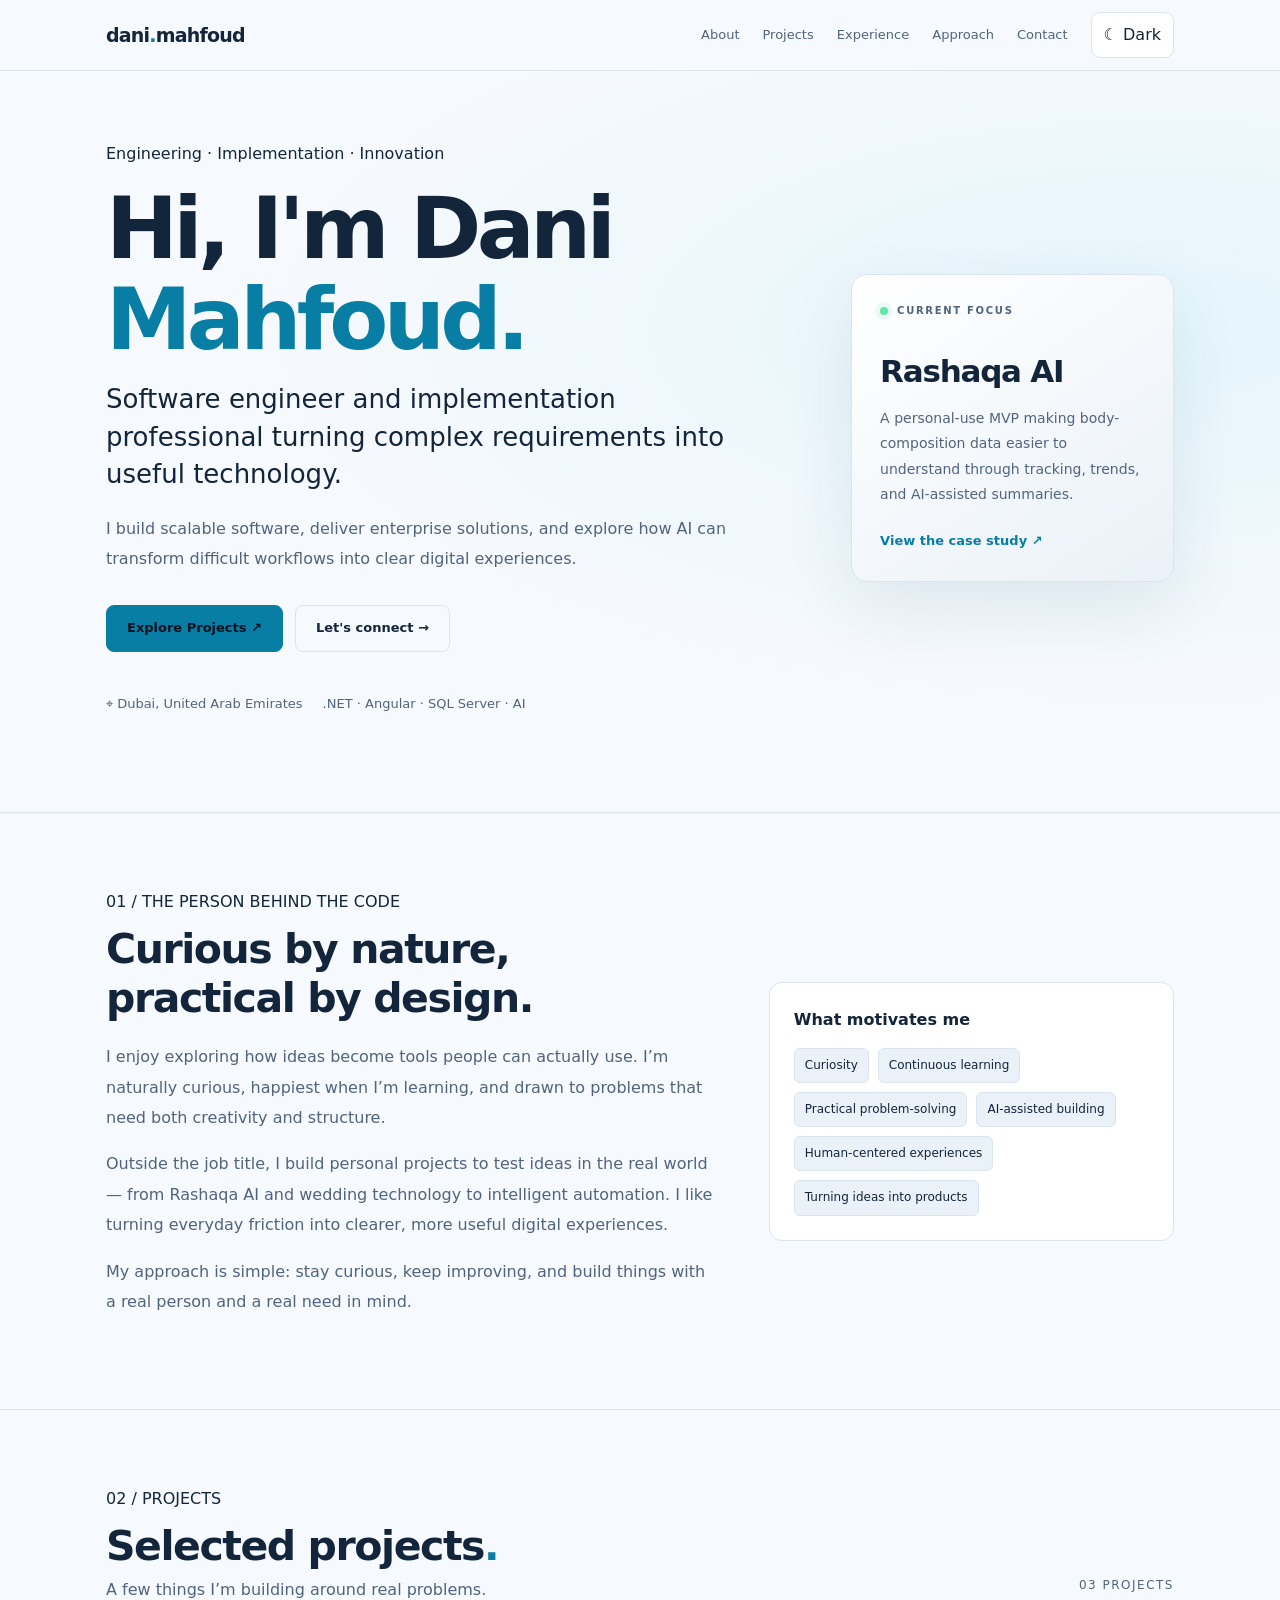
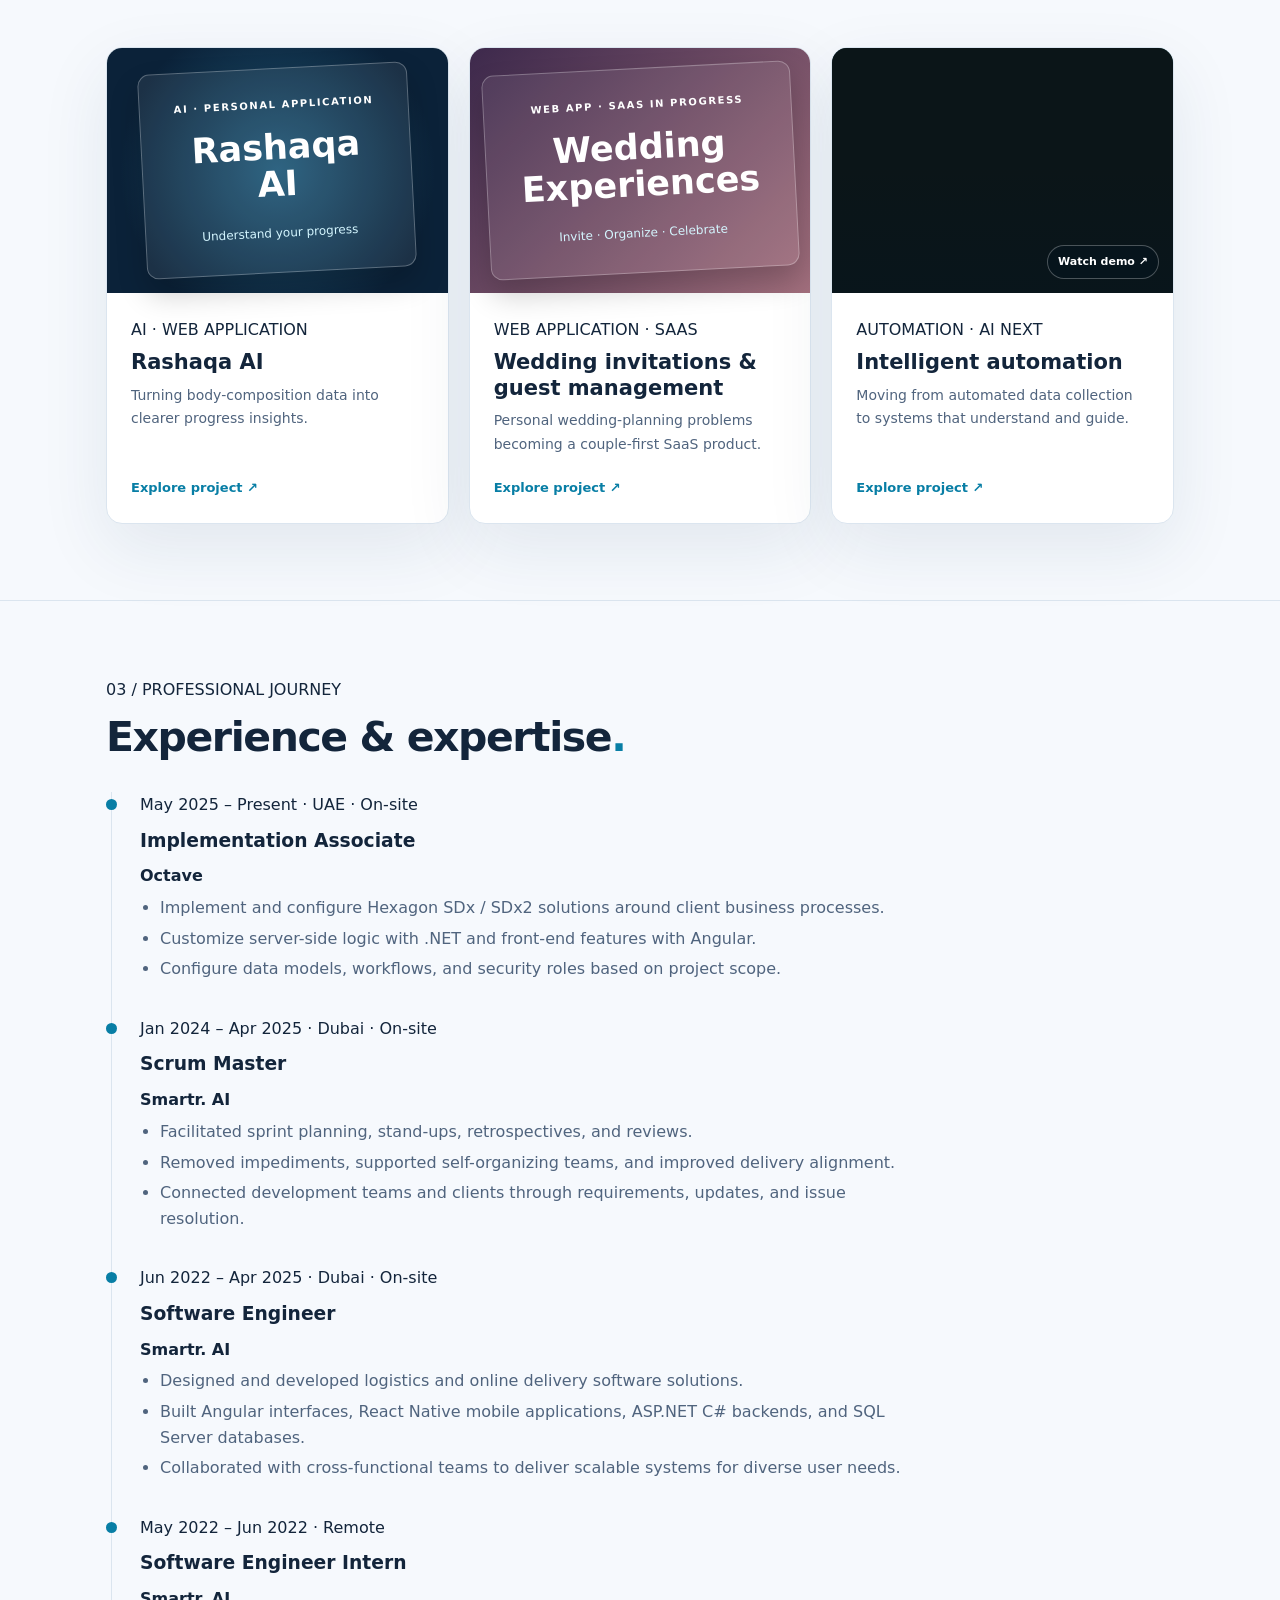
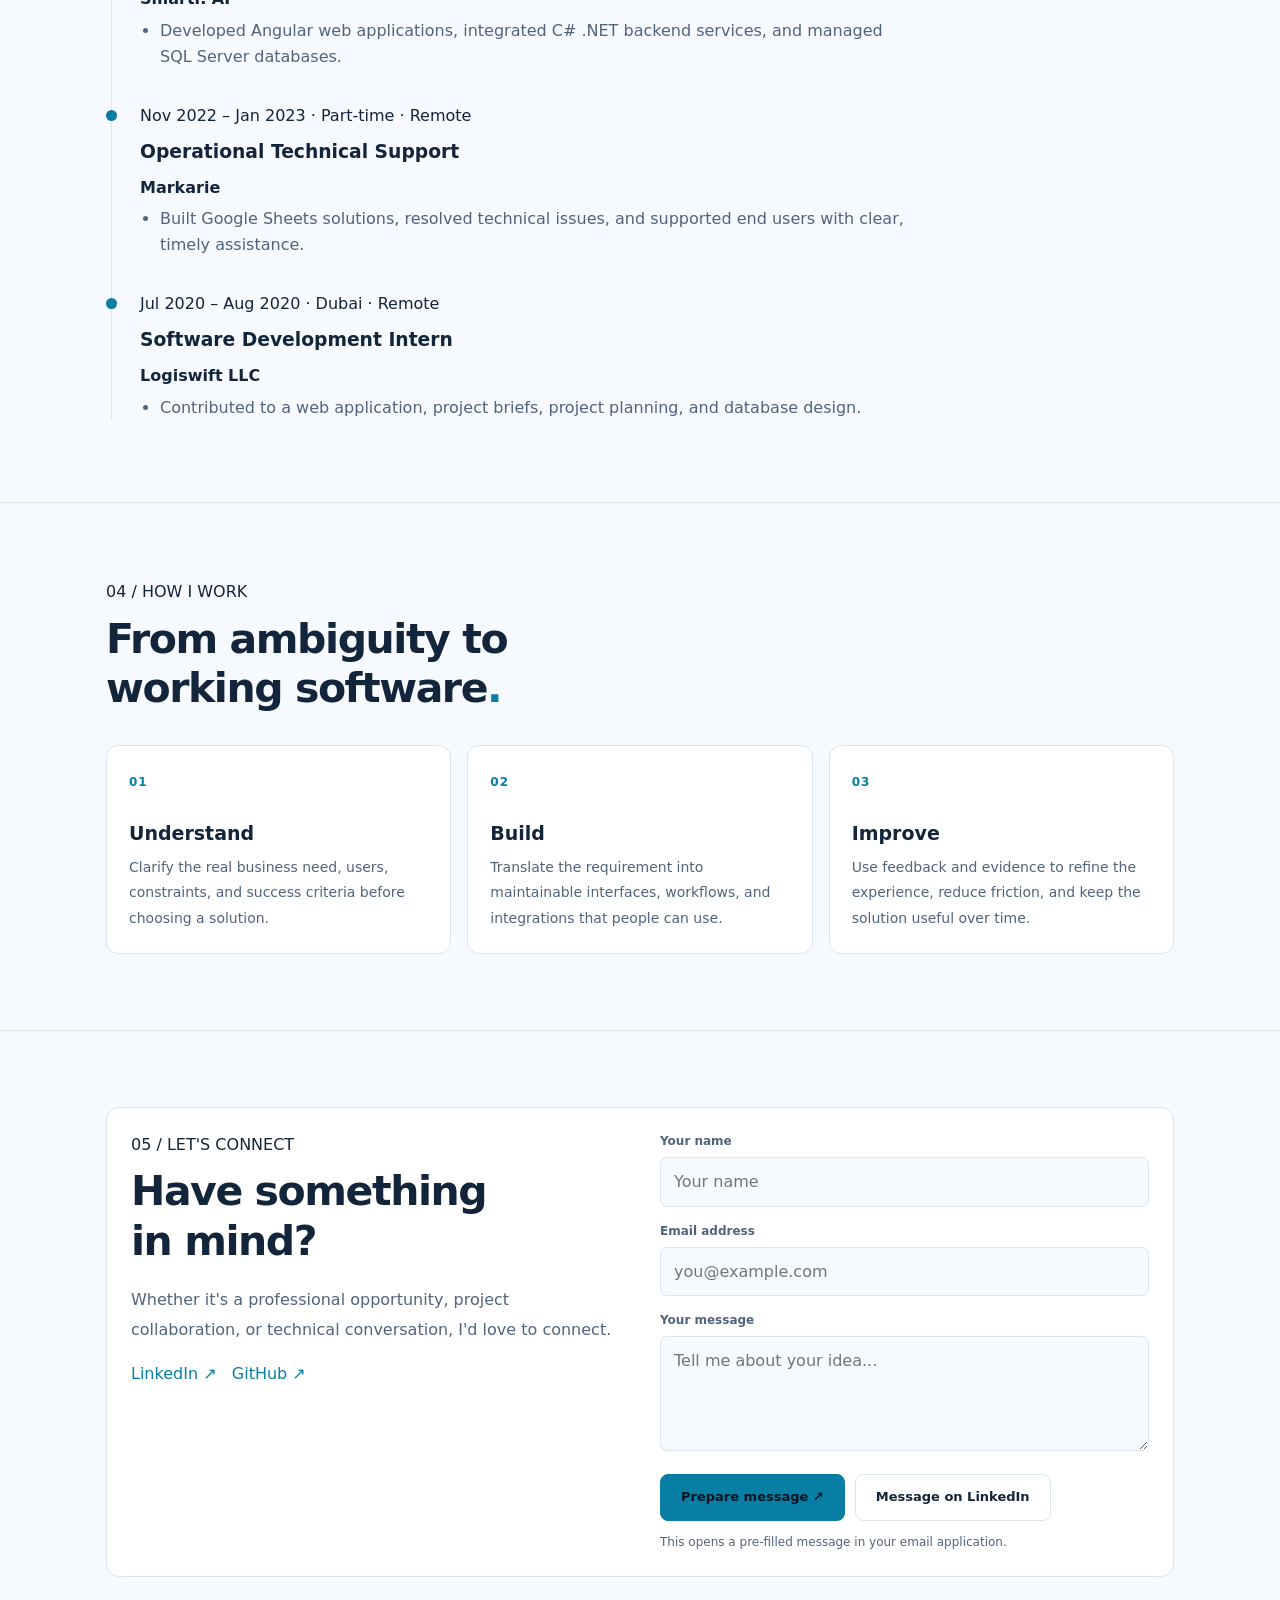
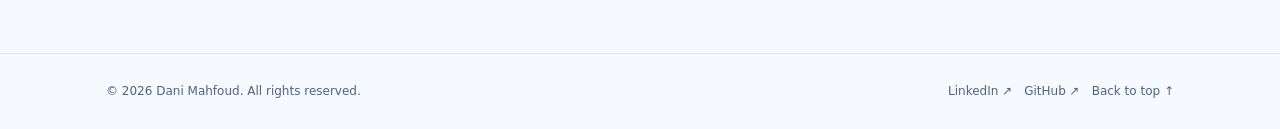
<file: index.html>
<!doctype html>
<html lang="en">

<head>
    <meta charset="utf-8">
    <meta name="viewport" content="width=device-width, initial-scale=1">
    <meta name="color-scheme" content="dark light">
    <meta name="google-site-verification" content="RhZ6rMk7GFmNjj58z3nUF7ODstC0UqXK0AdrLToVVW4">
    <meta name="theme-color" content="#080e1a">
    <title>Dani Mahfoud | Software Engineer, Implementation &amp; AI</title>
    <meta name="description"
        content="Dani Mahfoud is a software engineer and implementation professional building practical enterprise and AI-enabled digital experiences.">
    <meta name="robots" content="index,follow">
    <meta property="og:type" content="website">
    <meta property="og:site_name" content="Dani Mahfoud">
    <meta property="og:title" content="Dani Mahfoud | Software Engineer, Implementation &amp; AI">
    <meta property="og:description"
        content="Software engineering, enterprise implementation, and AI-enabled digital experiences by Dani Mahfoud.">
    <meta property="og:image" content="https://danimahfoud.github.io/assets/images/social-preview.svg">
    <meta name="twitter:card" content="summary_large_image">
    <link rel="canonical" href="https://danimahfoud.github.io/">
    <link rel="icon" href="./assets/images/dani-mahfoud.jpg" type="image/jpeg">
    <link rel="apple-touch-icon" href="./assets/images/dani-mahfoud.jpg">
    <link rel="stylesheet" href="./assets/css/style.css">
    <script
        type="application/ld+json">{"@context":"https://schema.org","@type":"Person","name":"Dani Mahfoud","image":"https://danimahfoud.github.io/assets/images/dani-mahfoud.jpg","jobTitle":["Software Engineer","Implementation Associate","Scrum Master"],"url":"https://danimahfoud.github.io/","sameAs":["https://www.linkedin.com/in/danimahfoud/","https://github.com/danimahfoud"],"address":{"@type":"PostalAddress","addressLocality":"Dubai","addressCountry":"AE"}}</script>
    <script type="application/ld+json">{"@context":"https://schema.org","@type":"WebSite","name":"Dani Mahfoud","alternateName":"Dani Mahfoud Portfolio","url":"https://danimahfoud.github.io/"}</script>
</head>

<body>
    <a class="skip" href="#main">Skip to content</a>
    <header class="site-header">
        <div class="container nav">
            <a class="logo" href="./index.html" aria-label="Dani Mahfoud home">dani<span>.</span>mahfoud</a>
            <button class="nav-toggle" data-menu-toggle aria-label="Open navigation" aria-expanded="false"
                aria-controls="site-links">☰ Menu</button>
            <nav class="nav-links" id="site-links" data-nav-links aria-label="Main navigation">
                <a href="#about">About</a>
                <a href="#projects">Projects</a>
                <a href="#experience">Experience</a>
                <a href="#approach">Approach</a>
                <a href="#contact">Contact</a>
                <button type="button" class="icon-button" data-theme-toggle>☼ Light</button>
            </nav>
        </div>
    </header>

    <main id="main">
        <section class="hero">
            <div class="container hero-grid">
                <div>
                    <div class="eyebrow">Engineering · Implementation · Innovation</div>
                    <h1>Hi, I'm Dani<br><span class="accent">Mahfoud.</span></h1>
                    <h2>Software engineer and implementation professional turning complex requirements into useful
                        technology.</h2>
                    <p>I build scalable software, deliver enterprise solutions, and explore how AI can transform
                        difficult workflows into clear digital experiences.</p>
                    <div class="actions">
                        <a class="btn" href="#projects">Explore Projects ↗</a>
                        <a class="btn btn-outline" href="#contact">Let's connect →</a>
                    </div>
                    <div class="hero-meta"><span>⌖ Dubai, United Arab Emirates</span><span>.NET · Angular · SQL Server ·
                            AI</span></div>
                </div>
                <aside class="hero-card" aria-label="Current focus">
                    <div class="status"><span class="status-dot"></span> Current focus</div>
                    <strong>Rashaqa AI</strong>
                    <p>A personal-use MVP making body-composition data easier to understand through tracking, trends,
                        and AI-assisted summaries.</p>
                    <a class="text-link" href="projects/rashaqa-ai/index.html">View the case study ↗</a>
                </aside>
            </div>
        </section>

        <section class="section" id="about">
            <div class="container about-grid">
                <div>
                    <div class="eyebrow">01 / THE PERSON BEHIND THE CODE</div>
                    <h2>Curious by nature,<br>practical by design.</h2>
                    <p class="copy">I enjoy exploring how ideas become tools people can actually use. I’m naturally
                        curious, happiest when I’m learning, and drawn to problems that need both creativity and
                        structure.</p>
                    <p class="copy">Outside the job title, I build personal projects to test ideas in the real world —
                        from Rashaqa AI and wedding technology to intelligent automation. I like turning everyday
                        friction into clearer, more useful digital experiences.</p>
                    <p class="copy">My approach is simple: stay curious, keep improving, and build things with a real
                        person and a real need in mind.</p>
                </div>
                <div class="panel">
                    <h3>What motivates me</h3>
                    <div class="tags"><span class="tag">Curiosity</span><span class="tag">Continuous
                            learning</span><span class="tag">Practical problem-solving</span><span
                            class="tag">AI-assisted building</span><span class="tag">Human-centered
                            experiences</span><span class="tag">Turning ideas into products</span></div>
                </div>
            </div>
        </section>

        <section class="section" id="projects">
            <div class="container">
                <div class="eyebrow">02 / PROJECTS</div>
                <div class="section-heading">
                    <div>
                        <h2>Selected projects<span class="accent">.</span></h2>
                        <p class="muted">A few things I’m building around real problems.</p>
                    </div><span class="project-index">03 PROJECTS</span>
                </div>
                <div class="projects-grid">
                    <article class="project-card">
                        <div class="project-visual rashaqa-visual">
                            <div class="illustration"><small>AI · PERSONAL
                                    APPLICATION</small><strong>Rashaqa<br>AI</strong><span>Understand your
                                    progress</span></div>
                        </div>
                        <div class="project-card-body">
                            <div class="eyebrow">AI · WEB APPLICATION</div>
                            <h3>Rashaqa AI</h3>
                            <p>Turning body-composition data into clearer progress insights.</p><a class="text-link"
                                href="projects/rashaqa-ai/index.html">Explore project ↗</a>
                        </div>
                    </article>
                    <article class="project-card">
                        <div class="project-visual wedding-visual">
                            <div class="illustration"><small>WEB APP · SAAS IN
                                    PROGRESS</small><strong>Wedding<br>Experiences</strong><span>Invite · Organize ·
                                    Celebrate</span></div>
                        </div>
                        <div class="project-card-body">
                            <div class="eyebrow">WEB APPLICATION · SAAS</div>
                            <h3>Wedding invitations &amp; guest management</h3>
                            <p>Personal wedding-planning problems becoming a couple-first SaaS product.</p><a
                                class="text-link" href="projects/wedding-platform/index.html">Explore project ↗</a>
                        </div>
                    </article>
                    <article class="project-card">
                        <div class="project-visual automation-visual">
                            <div class="automation-video"><iframe
                                    src="https://www.linkedin.com/embed/feed/update/urn:li:ugcPost:7453373273201053696?compact=1"
                                    title="Intelligent automation demo" loading="lazy" allowfullscreen></iframe></div>
                            <span class="video-label">Watch demo ↗</span>
                        </div>
                        <div class="project-card-body">
                            <div class="eyebrow">AUTOMATION · AI NEXT</div>
                            <h3>Intelligent automation</h3>
                            <p>Moving from automated data collection to systems that understand and guide.</p><a
                                class="text-link" href="projects/intelligent-automation/index.html">Explore project
                                ↗</a>
                        </div>
                    </article>
                </div>
            </div>
        </section>

        <section class="section" id="experience">
            <div class="container">
                <div class="eyebrow">03 / PROFESSIONAL JOURNEY</div>
                <h2>Experience &amp; expertise<span class="accent">.</span></h2>
                <div class="timeline" data-experience-list>
                    <div class="timeline-item">
                        <div class="eyebrow">May 2025 – Present · UAE · On-site</div>
                        <h3>Implementation Associate</h3><strong>Octave</strong>
                        <ul>
                            <li>Implement and configure Hexagon SDx / SDx2 solutions around client business processes.
                            </li>
                            <li>Customize server-side logic with .NET and front-end features with Angular.</li>
                            <li>Configure data models, workflows, and security roles based on project scope.</li>
                        </ul>
                    </div>
                    <div class="timeline-item">
                        <div class="eyebrow">Jan 2024 – Apr 2025 · Dubai · On-site</div>
                        <h3>Scrum Master</h3><strong>Smartr. AI</strong>
                        <ul>
                            <li>Facilitated sprint planning, stand-ups, retrospectives, and reviews.</li>
                            <li>Removed impediments, supported self-organizing teams, and improved delivery alignment.
                            </li>
                            <li>Connected development teams and clients through requirements, updates, and issue
                                resolution.</li>
                        </ul>
                    </div>
                    <div class="timeline-item">
                        <div class="eyebrow">Jun 2022 – Apr 2025 · Dubai · On-site</div>
                        <h3>Software Engineer</h3><strong>Smartr. AI</strong>
                        <ul>
                            <li>Designed and developed logistics and online delivery software solutions.</li>
                            <li>Built Angular interfaces, React Native mobile applications, ASP.NET C# backends, and SQL
                                Server databases.</li>
                            <li>Collaborated with cross-functional teams to deliver scalable systems for diverse user
                                needs.</li>
                        </ul>
                    </div>
                    <div class="timeline-item">
                        <div class="eyebrow">May 2022 – Jun 2022 · Remote</div>
                        <h3>Software Engineer Intern</h3><strong>Smartr. AI</strong>
                        <p>Developed Angular web applications, integrated C# .NET backend services, and managed SQL
                            Server databases.</p>
                    </div>
                    <div class="timeline-item">
                        <div class="eyebrow">Nov 2022 – Jan 2023 · Part-time · Remote</div>
                        <h3>Operational Technical Support</h3><strong>Markarie</strong>
                        <p>Built Google Sheets solutions, resolved technical issues, and supported end users with clear,
                            timely assistance.</p>
                    </div>
                    <div class="timeline-item">
                        <div class="eyebrow">Jul 2020 – Aug 2020 · Dubai · Remote</div>
                        <h3>Software Development Intern</h3><strong>Logiswift LLC</strong>
                        <p>Contributed to a web application, project briefs, project planning, and database design.</p>
                    </div>
                </div>
            </div>
        </section>

        <section class="section" id="approach">
            <div class="container">
                <div class="eyebrow">04 / HOW I WORK</div>
                <h2>From ambiguity to<br>working software<span class="accent">.</span></h2>
                <div class="approach-grid">
                    <article class="approach-card"><span class="approach-number">01</span>
                        <h3>Understand</h3>
                        <p>Clarify the real business need, users, constraints, and success criteria before choosing a
                            solution.</p>
                    </article>
                    <article class="approach-card"><span class="approach-number">02</span>
                        <h3>Build</h3>
                        <p>Translate the requirement into maintainable interfaces, workflows, and integrations that
                            people can use.</p>
                    </article>
                    <article class="approach-card"><span class="approach-number">03</span>
                        <h3>Improve</h3>
                        <p>Use feedback and evidence to refine the experience, reduce friction, and keep the solution
                            useful over time.</p>
                    </article>
                </div>
            </div>
        </section>

        <section class="section" id="contact">
            <div class="container">
                <div class="panel contact-grid">
                    <div>
                        <div class="eyebrow">05 / LET'S CONNECT</div>
                        <h2>Have something<br>in mind?</h2>
                        <p class="copy">Whether it's a professional opportunity, project collaboration, or technical
                            conversation, I'd love to connect.</p>
                        <p><a class="accent" href="https://www.linkedin.com/in/danimahfoud/" target="_blank"
                                rel="noopener noreferrer">LinkedIn ↗</a> &nbsp; <a class="accent"
                                href="https://github.com/danimahfoud" target="_blank" rel="noopener noreferrer">GitHub
                                ↗</a></p>
                    </div>
                    <form data-contact-form data-recipient="dani.mahfoud@hotmail.com" data-form-endpoint="">
                        <label class="field"><span>Your name</span><input name="name" autocomplete="name" required
                                maxlength="100" placeholder="Your name"></label>
                        <label class="field"><span>Email address</span><input name="email" type="email"
                                autocomplete="email" required maxlength="200" placeholder="you@example.com"></label>
                        <label class="field"><span>Your message</span><textarea name="message" required maxlength="3000"
                                placeholder="Tell me about your idea..."></textarea></label>
                        <label class="hp-field" aria-hidden="true">Leave this field empty<input name="website"
                                tabindex="-1" autocomplete="off"></label>
                        <div class="form-actions"><button class="btn" type="submit">Prepare message ↗</button><a
                                class="btn btn-outline" href="https://www.linkedin.com/in/danimahfoud/" target="_blank"
                                rel="noopener noreferrer">Message on LinkedIn</a></div>
                        <p class="form-note" data-form-note>This opens a pre-filled message in your
                            email application.</p>
                    </form>
                </div>
            </div>
        </section>
    </main>

    <footer class="footer">
        <div class="container footer-inner"><span>© <span id="year"></span> Dani Mahfoud. All rights reserved.</span>
            <div><a href="https://www.linkedin.com/in/danimahfoud/" target="_blank" rel="noopener noreferrer">LinkedIn
                    ↗</a><a href="https://github.com/danimahfoud" target="_blank" rel="noopener noreferrer">GitHub
                    ↗</a><a href="#main">Back to top ↑</a></div>
        </div>
    </footer>
    <script src="./assets/js/main.js" defer></script>
</body>

</html>
</file>
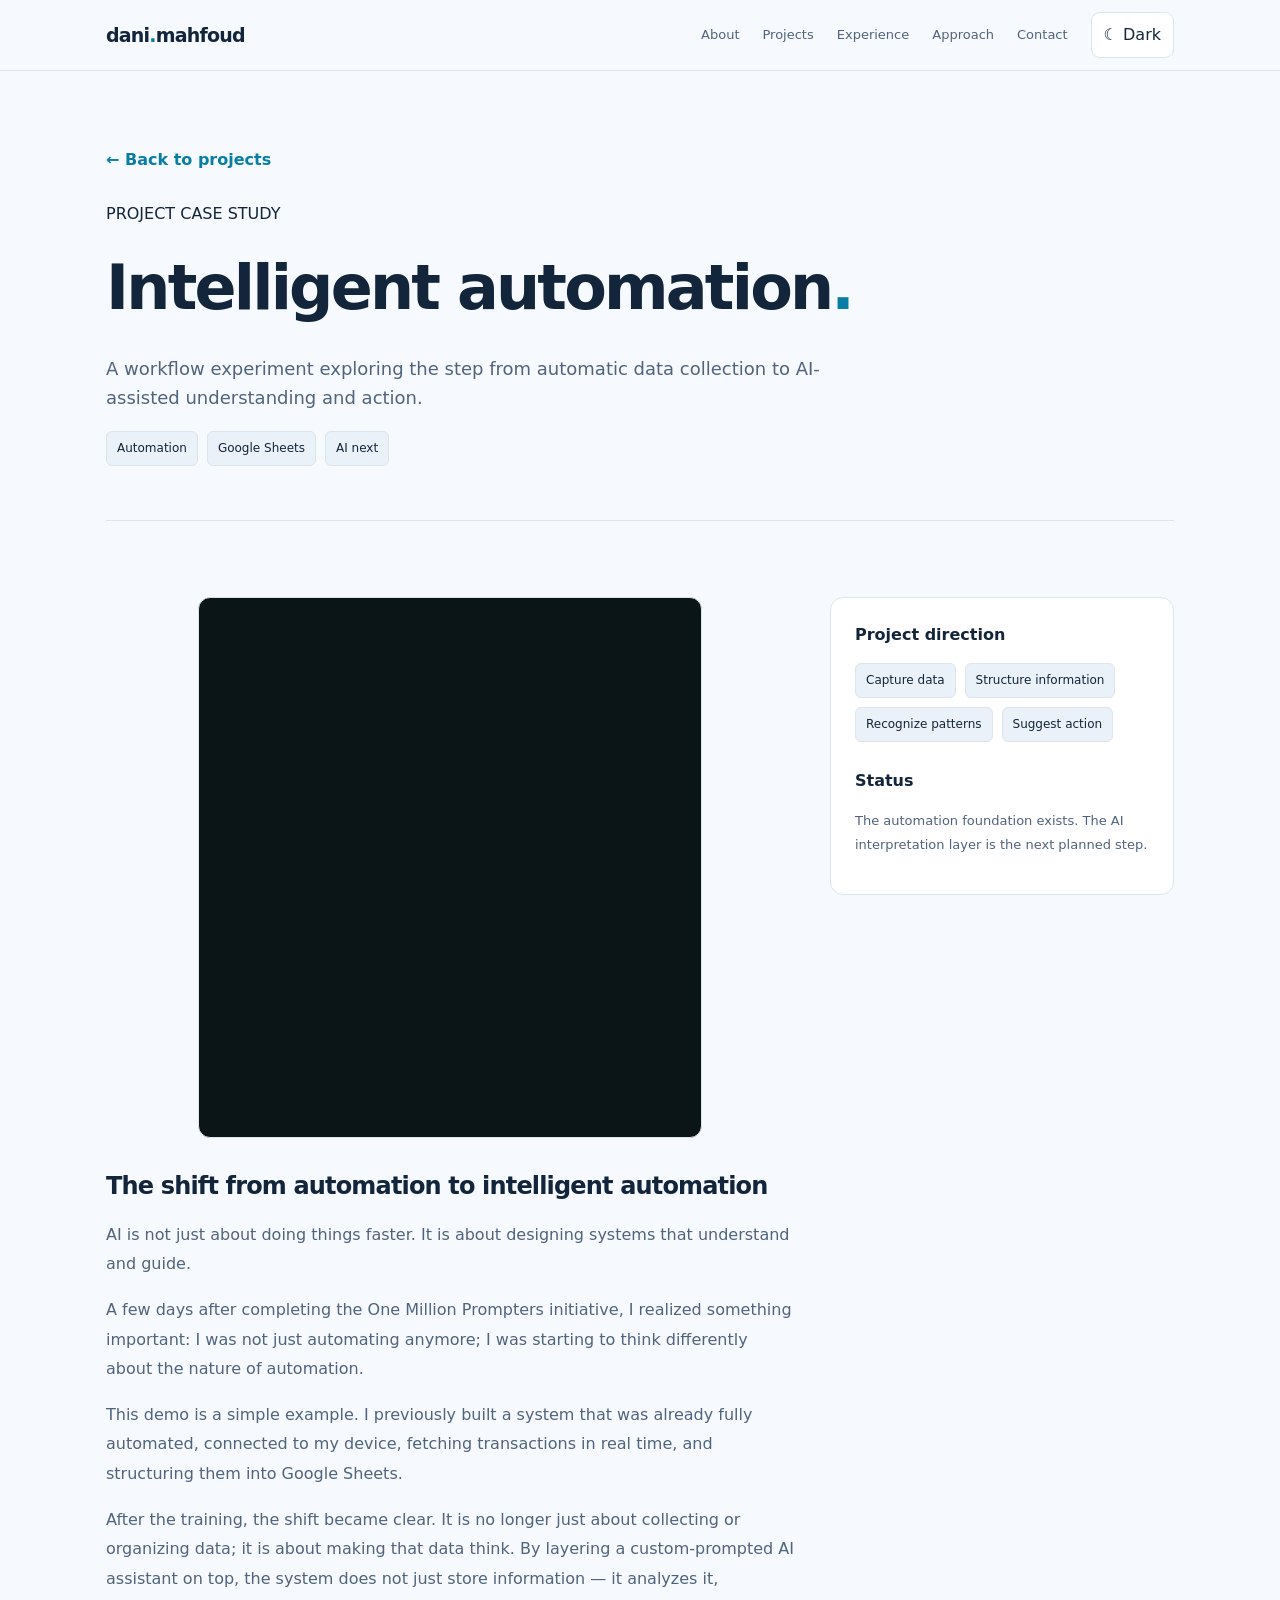
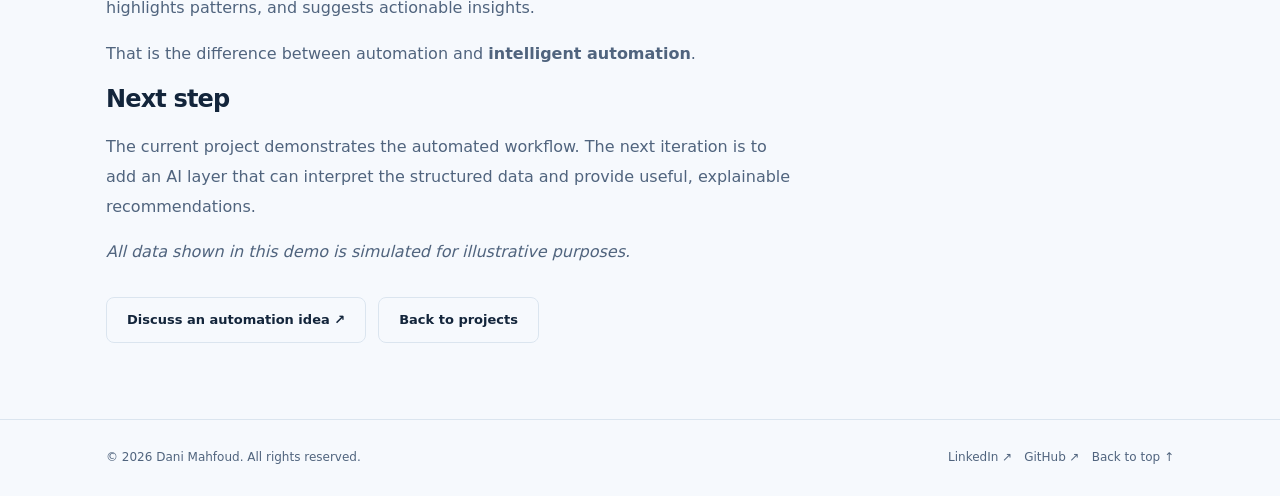
<file: projects/intelligent-automation/index.html>
<!doctype html>
<html lang="en">
<head>
  <meta charset="utf-8">
  <meta name="viewport" content="width=device-width, initial-scale=1">
  <meta name="color-scheme" content="dark light">
  <meta name="theme-color" content="#080e1a">
  <title>Intelligent Automation | Dani Mahfoud</title>
  <meta name="description" content="A workflow experiment moving from automated transaction collection to AI-assisted pattern recognition and actionable insights.">
  <meta name="robots" content="index,follow">
  <meta property="og:type" content="article">
  <meta property="og:title" content="Intelligent Automation | Dani Mahfoud">
  <meta property="og:description" content="From automated data collection to AI-assisted understanding and action.">
  <link rel="icon" href="../../favicon.svg" type="image/svg+xml">
  <link rel="stylesheet" href="../../assets/css/style.css">
</head>
<body>
  <a class="skip" href="#main">Skip to content</a>
  <header class="site-header"><div class="container nav"><a class="logo" href="../../index.html" aria-label="Dani Mahfoud home">dani<span>.</span>mahfoud</a><button class="nav-toggle" data-menu-toggle aria-label="Open navigation" aria-expanded="false" aria-controls="site-links">☰ Menu</button><nav class="nav-links" id="site-links" data-nav-links aria-label="Main navigation"><a href="../../index.html#about">About</a><a href="../../index.html#projects">Projects</a><a href="../../index.html#experience">Experience</a><a href="../../index.html#approach">Approach</a><a href="../../index.html#contact">Contact</a><button type="button" class="icon-button" data-theme-toggle>☼ Light</button></nav></div></header>
  <main id="main"><div class="container"><div class="detail-header"><a class="back" href="../../index.html#projects">← Back to projects</a><div class="eyebrow" style="margin-top:28px">PROJECT CASE STUDY</div><h1>Intelligent automation<span class="accent">.</span></h1><p class="muted">A workflow experiment exploring the step from automatic data collection to AI-assisted understanding and action.</p><div class="tags"><span class="tag">Automation</span><span class="tag">Google Sheets</span><span class="tag">AI next</span></div></div><div class="divider"></div><section class="section" style="border-top:0"><div class="detail-grid"><article><div class="automation-feature-video"><iframe src="https://www.linkedin.com/embed/feed/update/urn:li:ugcPost:7453373273201053696?collapsed=1" height="541" width="504" frameborder="0" allowfullscreen title="Intelligent automation demo"></iframe></div><h2>The shift from automation to intelligent automation</h2><p>AI is not just about doing things faster. It is about designing systems that understand and guide.</p><p>A few days after completing the One Million Prompters initiative, I realized something important: I was not just automating anymore; I was starting to think differently about the nature of automation.</p><p>This demo is a simple example. I previously built a system that was already fully automated, connected to my device, fetching transactions in real time, and structuring them into Google Sheets.</p><p>After the training, the shift became clear. It is no longer just about collecting or organizing data; it is about making that data think. By layering a custom-prompted AI assistant on top, the system does not just store information — it analyzes it, highlights patterns, and suggests actionable insights.</p><p>That is the difference between automation and <strong>intelligent automation</strong>.</p><h2>Next step</h2><p>The current project demonstrates the automated workflow. The next iteration is to add an AI layer that can interpret the structured data and provide useful, explainable recommendations.</p><p class="muted"><em>All data shown in this demo is simulated for illustrative purposes.</em></p><div class="actions"><a class="btn btn-outline" href="../../index.html#contact">Discuss an automation idea ↗</a><a class="btn btn-outline" href="../../index.html#projects">Back to projects</a></div></article><aside class="panel"><h3>Project direction</h3><div class="tags"><span class="tag">Capture data</span><span class="tag">Structure information</span><span class="tag">Recognize patterns</span><span class="tag">Suggest action</span></div><h3 class="detail-aside-heading">Status</h3><p class="copy" style="font-size:13px">The automation foundation exists. The AI interpretation layer is the next planned step.</p></aside></div></section></div></main>
  <footer class="footer"><div class="container footer-inner"><span>© <span id="year"></span> Dani Mahfoud. All rights reserved.</span><div><a href="https://www.linkedin.com/in/danimahfoud/" target="_blank" rel="noopener noreferrer">LinkedIn ↗</a><a href="https://github.com/danimahfoud" target="_blank" rel="noopener noreferrer">GitHub ↗</a><a href="#main">Back to top ↑</a></div></div></footer>
  <script src="../../assets/js/main.js" defer></script>
</body>
</html>
</file>
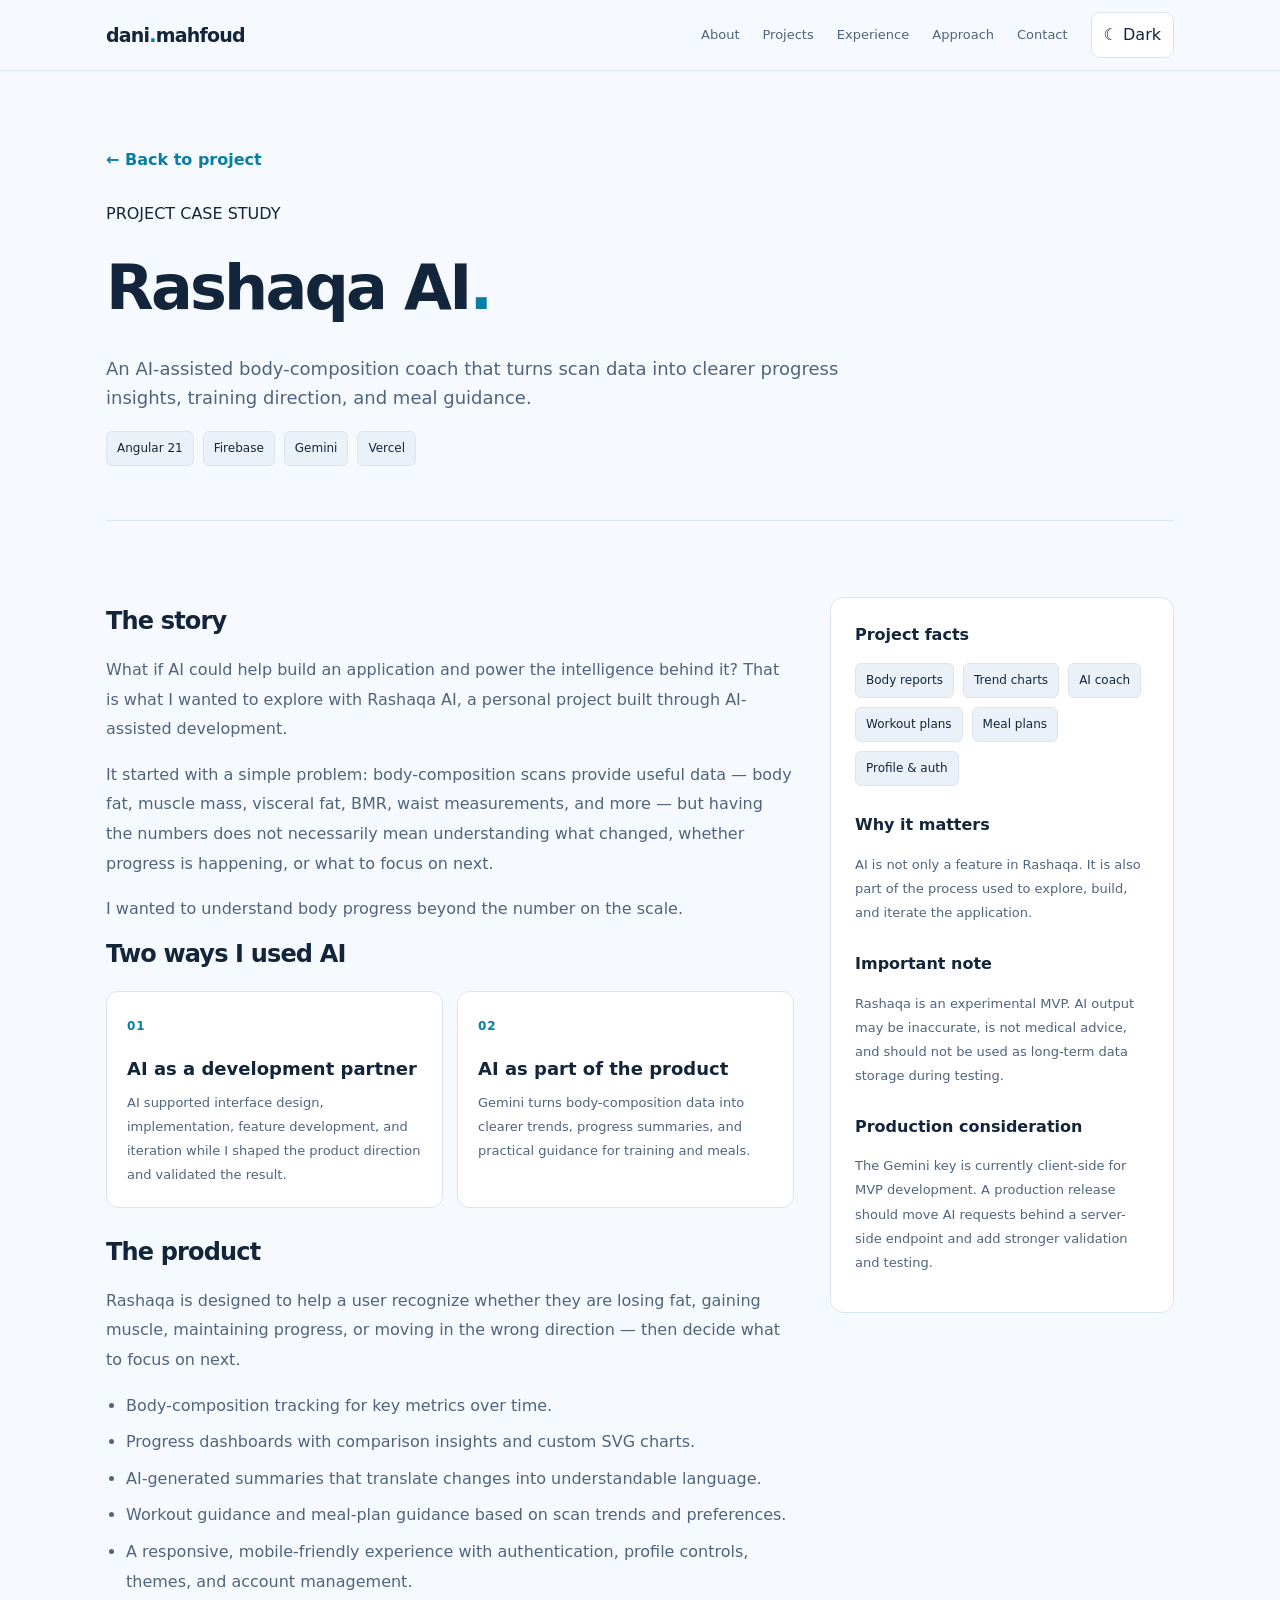
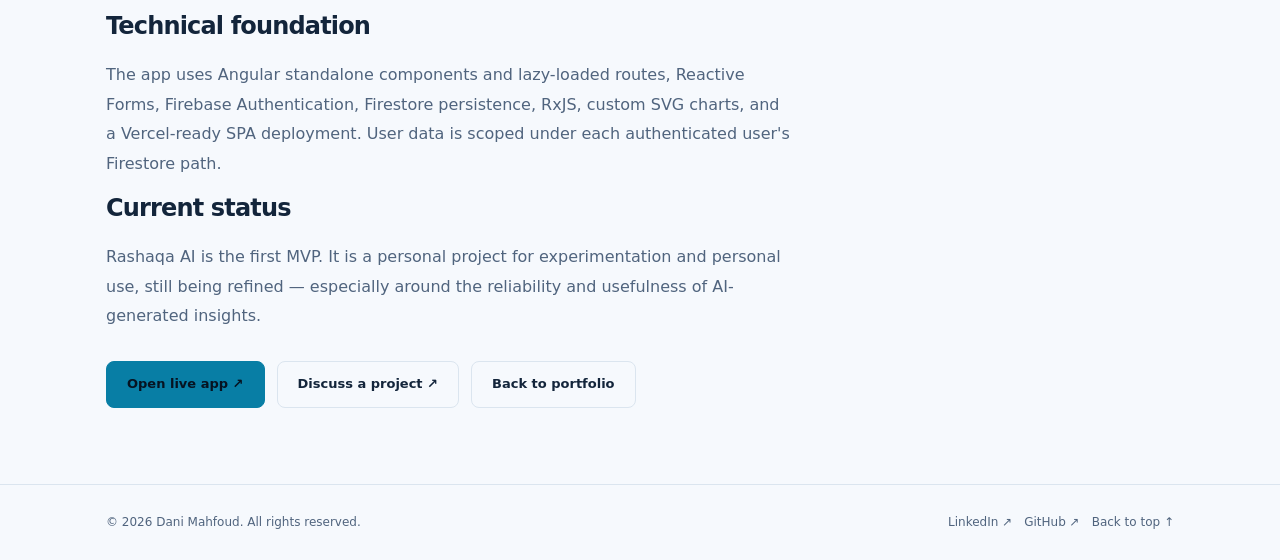
<file: projects/rashaqa-ai/index.html>
<!doctype html>
<html lang="en">

<head>
    <meta charset="utf-8">
    <meta name="viewport" content="width=device-width, initial-scale=1">
    <meta name="color-scheme" content="dark light">
    <meta name="theme-color" content="#080e1a">
    <title>Rashaqa AI | Dani Mahfoud Projects</title>
    <meta name="description"
        content="Rashaqa AI is an AI-assisted body-composition coach built with Angular, Firebase, and Gemini to make progress easier to understand.">
    <meta name="robots" content="index,follow">
    <meta property="og:type" content="article">
    <meta property="og:title" content="Rashaqa AI | Dani Mahfoud Projects">
    <meta property="og:description"
        content="A personal project exploring AI-assisted development and AI-powered body-composition coaching.">
    <meta property="og:image" content="https://rashaqa-ai-nine.vercel.app/assets/rashaqa-login-hero.jpeg">
    <meta name="twitter:card" content="summary_large_image">
    <meta name="twitter:image" content="https://rashaqa-ai-nine.vercel.app/assets/rashaqa-login-hero.jpeg">
    <link rel="icon" href="../../favicon.svg" type="image/svg+xml">
    <link rel="stylesheet" href="../../assets/css/style.css">
    <!-- Replace the portfolio URL below with the production portfolio domain before launch. -->
    <script
        type="application/ld+json">{"@context":"https://schema.org","@type":"CreativeWork","name":"Rashaqa AI","creator":{"@type":"Person","name":"Dani Mahfoud"},"description":"An AI-assisted body-composition coach built with Angular, Firebase, and Gemini to make progress easier to understand.","url":"https://rashaqa-ai-nine.vercel.app/"}</script>
</head>

<body>
    <a class="skip" href="#main">Skip to content</a>
    <header class="site-header">
        <div class="container nav"><a class="logo" href="../../index.html"
                aria-label="Dani Mahfoud home">dani<span>.</span>mahfoud</a><button class="nav-toggle" data-menu-toggle
                aria-label="Open navigation" aria-expanded="false" aria-controls="site-links">☰ Menu</button>
            <nav class="nav-links" id="site-links" data-nav-links aria-label="Main navigation"><a
                    href="../../index.html#about">About</a><a href="../../index.html#projects">Projects</a><a
                    href="../../index.html#experience">Experience</a><a href="../../index.html#approach">Approach</a><a
                    href="../../index.html#contact">Contact</a><button type="button" class="icon-button"
                    data-theme-toggle>☼ Light</button></nav>
        </div>
    </header>
    <main id="main">
        <div class="container">
            <div class="detail-header"><a class="back" href="../../index.html#projects">← Back to project</a>
                <div class="eyebrow" style="margin-top:28px">PROJECT CASE STUDY</div>
                <h1>Rashaqa AI<span class="accent">.</span></h1>
                <p class="muted">An AI-assisted body-composition coach that turns scan data into clearer progress
                    insights, training direction, and meal guidance.</p>
                <div class="tags"><span class="tag">Angular 21</span><span class="tag">Firebase</span><span
                        class="tag">Gemini</span><span class="tag">Vercel</span></div>
            </div>
            <div class="divider"></div>
            <section class="section" style="border-top:0">
                <div class="detail-grid">
                    <article>
                        <h2>The story</h2>
                        <p>What if AI could help build an application and power the intelligence behind it? That is what
                            I wanted to explore with Rashaqa AI, a personal project built through AI-assisted
                            development.</p>
                        <p>It started with a simple problem: body-composition scans provide useful data — body fat,
                            muscle mass, visceral fat, BMR, waist measurements, and more — but having the numbers does
                            not necessarily mean understanding what changed, whether progress is happening, or what to
                            focus on next.</p>
                        <p>I wanted to understand body progress beyond the number on the scale.</p>
                        <h2>Two ways I used AI</h2>
                        <div class="story-grid">
                            <div class="story-card"><span class="approach-number">01</span>
                                <h3>AI as a development partner</h3>
                                <p>AI supported interface design, implementation, feature development, and iteration
                                    while I shaped the product direction and validated the result.</p>
                            </div>
                            <div class="story-card"><span class="approach-number">02</span>
                                <h3>AI as part of the product</h3>
                                <p>Gemini turns body-composition data into clearer trends, progress summaries, and
                                    practical guidance for training and meals.</p>
                            </div>
                        </div>
                        <h2>The product</h2>
                        <p>Rashaqa is designed to help a user recognize whether they are losing fat, gaining muscle,
                            maintaining progress, or moving in the wrong direction — then decide what to focus on next.
                        </p>
                        <ul>
                            <li>Body-composition tracking for key metrics over time.</li>
                            <li>Progress dashboards with comparison insights and custom SVG charts.</li>
                            <li>AI-generated summaries that translate changes into understandable language.</li>
                            <li>Workout guidance and meal-plan guidance based on scan trends and preferences.</li>
                            <li>A responsive, mobile-friendly experience with authentication, profile controls, themes,
                                and account management.</li>
                        </ul>
                        <h2>Technical foundation</h2>
                        <p>The app uses Angular standalone components and lazy-loaded routes, Reactive Forms, Firebase
                            Authentication, Firestore persistence, RxJS, custom SVG charts, and a Vercel-ready SPA
                            deployment. User data is scoped under each authenticated user's Firestore path.</p>
                        <h2>Current status</h2>
                        <p>Rashaqa AI is the first MVP. It is a personal project for experimentation and personal use,
                            still being refined — especially around the reliability and usefulness of AI-generated
                            insights.</p>
                        <div class="actions"><a class="btn" href="https://rashaqa-ai-nine.vercel.app/" target="_blank"
                                rel="noopener noreferrer">Open live app ↗</a><a class="btn btn-outline"
                                href="../../index.html#contact">Discuss a project ↗</a><a class="btn btn-outline"
                                href="../../index.html#projects">Back to portfolio</a></div>
                    </article>
                    <aside class="panel">
                        <h3>Project facts</h3>
                        <div class="tags"><span class="tag">Body reports</span><span class="tag">Trend
                                charts</span><span class="tag">AI coach</span><span class="tag">Workout
                                plans</span><span class="tag">Meal plans</span><span class="tag">Profile &amp;
                                auth</span></div>
                        <h3 class="detail-aside-heading">Why it matters</h3>
                        <p class="copy" style="font-size:13px">AI is not only a feature in Rashaqa. It is also part of
                            the process used to explore, build, and iterate the application.</p>
                        <h3 class="detail-aside-heading">Important note</h3>
                        <p class="copy" style="font-size:13px">Rashaqa is an experimental MVP. AI output may be
                            inaccurate, is not medical advice, and should not be used as long-term data storage during
                            testing.</p>
                        <h3 class="detail-aside-heading">Production consideration</h3>
                        <p class="copy" style="font-size:13px">The Gemini key is currently client-side for MVP
                            development. A production release should move AI requests behind a server-side endpoint and
                            add stronger validation and testing.</p>
                    </aside>
                </div>
            </section>
        </div>
    </main>
    <footer class="footer">
        <div class="container footer-inner"><span>© <span id="year"></span> Dani Mahfoud. All rights reserved.</span>
            <div><a href="https://www.linkedin.com/in/danimahfoud/" target="_blank" rel="noopener noreferrer">LinkedIn
                    ↗</a><a href="https://github.com/danimahfoud" target="_blank" rel="noopener noreferrer">GitHub
                    ↗</a><a href="#main">Back to top ↑</a></div>
        </div>
    </footer>
    <script src="../../assets/js/main.js" defer></script>
</body>

</html>
</file>
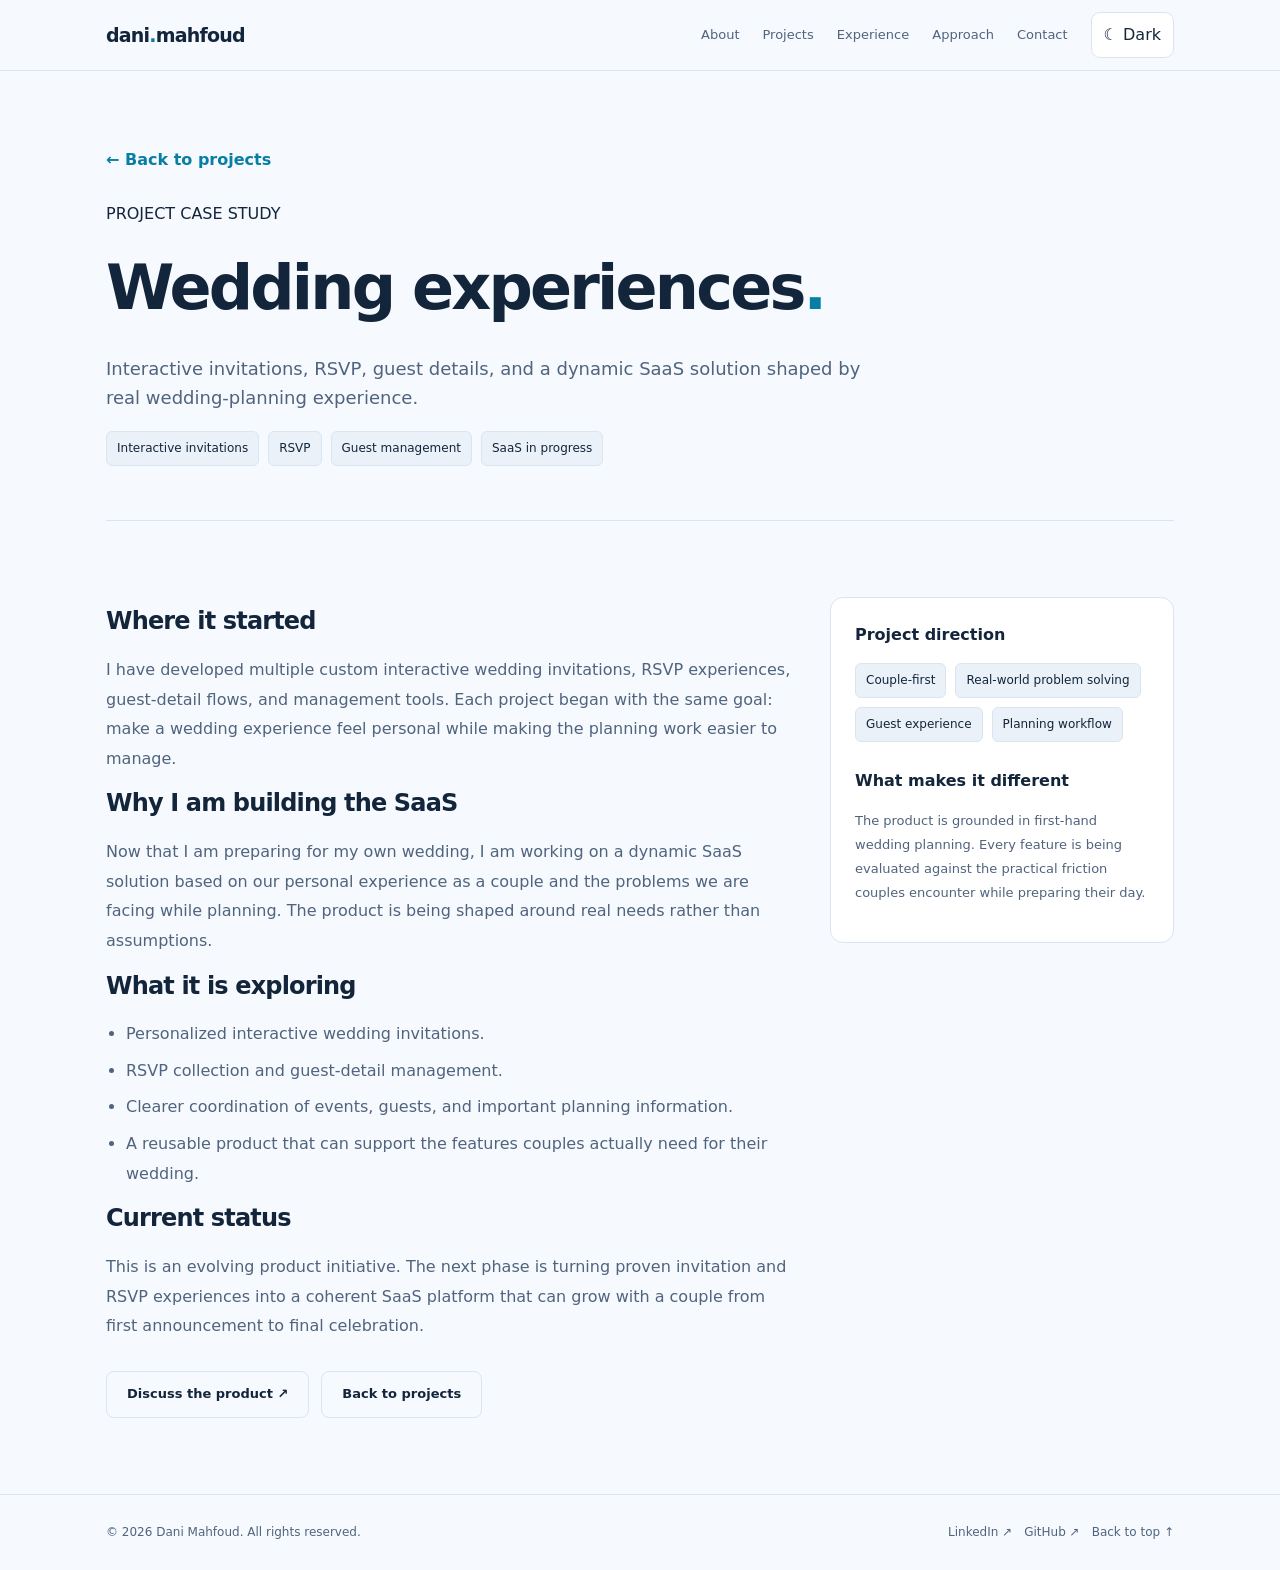
<file: projects/wedding-platform/index.html>
<!doctype html>
<html lang="en">
<head>
  <meta charset="utf-8">
  <meta name="viewport" content="width=device-width, initial-scale=1">
  <meta name="color-scheme" content="dark light">
  <meta name="theme-color" content="#080e1a">
  <title>Wedding Invitations &amp; Guest Management | Dani Mahfoud</title>
  <meta name="description" content="A wedding technology project exploring interactive invitations, RSVP, guest details, and a dynamic SaaS solution shaped by real couple experience.">
  <meta name="robots" content="index,follow">
  <meta property="og:type" content="article">
  <meta property="og:title" content="Wedding Invitations &amp; Guest Management | Dani Mahfoud">
  <meta property="og:description" content="Interactive wedding invitations, RSVP, guest management, and a SaaS product built from real wedding-planning problems.">
  <link rel="icon" href="../../favicon.svg" type="image/svg+xml">
  <link rel="stylesheet" href="../../assets/css/style.css">
</head>
<body>
  <a class="skip" href="#main">Skip to content</a>
  <header class="site-header"><div class="container nav"><a class="logo" href="../../index.html" aria-label="Dani Mahfoud home">dani<span>.</span>mahfoud</a><button class="nav-toggle" data-menu-toggle aria-label="Open navigation" aria-expanded="false" aria-controls="site-links">☰ Menu</button><nav class="nav-links" id="site-links" data-nav-links aria-label="Main navigation"><a href="../../index.html#about">About</a><a href="../../index.html#projects">Projects</a><a href="../../index.html#experience">Experience</a><a href="../../index.html#approach">Approach</a><a href="../../index.html#contact">Contact</a><button type="button" class="icon-button" data-theme-toggle>☼ Light</button></nav></div></header>
  <main id="main"><div class="container"><div class="detail-header"><a class="back" href="../../index.html#projects">← Back to projects</a><div class="eyebrow" style="margin-top:28px">PROJECT CASE STUDY</div><h1>Wedding experiences<span class="accent">.</span></h1><p class="muted">Interactive invitations, RSVP, guest details, and a dynamic SaaS solution shaped by real wedding-planning experience.</p><div class="tags"><span class="tag">Interactive invitations</span><span class="tag">RSVP</span><span class="tag">Guest management</span><span class="tag">SaaS in progress</span></div></div><div class="divider"></div><section class="section" style="border-top:0"><div class="detail-grid"><article><h2>Where it started</h2><p>I have developed multiple custom interactive wedding invitations, RSVP experiences, guest-detail flows, and management tools. Each project began with the same goal: make a wedding experience feel personal while making the planning work easier to manage.</p><h2>Why I am building the SaaS</h2><p>Now that I am preparing for my own wedding, I am working on a dynamic SaaS solution based on our personal experience as a couple and the problems we are facing while planning. The product is being shaped around real needs rather than assumptions.</p><h2>What it is exploring</h2><ul><li>Personalized interactive wedding invitations.</li><li>RSVP collection and guest-detail management.</li><li>Clearer coordination of events, guests, and important planning information.</li><li>A reusable product that can support the features couples actually need for their wedding.</li></ul><h2>Current status</h2><p>This is an evolving product initiative. The next phase is turning proven invitation and RSVP experiences into a coherent SaaS platform that can grow with a couple from first announcement to final celebration.</p><div class="actions"><a class="btn btn-outline" href="../../index.html#contact">Discuss the product ↗</a><a class="btn btn-outline" href="../../index.html#projects">Back to projects</a></div></article><aside class="panel"><h3>Project direction</h3><div class="tags"><span class="tag">Couple-first</span><span class="tag">Real-world problem solving</span><span class="tag">Guest experience</span><span class="tag">Planning workflow</span></div><h3 class="detail-aside-heading">What makes it different</h3><p class="copy" style="font-size:13px">The product is grounded in first-hand wedding planning. Every feature is being evaluated against the practical friction couples encounter while preparing their day.</p></aside></div></section></div></main>
  <footer class="footer"><div class="container footer-inner"><span>© <span id="year"></span> Dani Mahfoud. All rights reserved.</span><div><a href="https://www.linkedin.com/in/danimahfoud/" target="_blank" rel="noopener noreferrer">LinkedIn ↗</a><a href="https://github.com/danimahfoud" target="_blank" rel="noopener noreferrer">GitHub ↗</a><a href="#main">Back to top ↑</a></div></div></footer>
  <script src="../../assets/js/main.js" defer></script>
</body>
</html>
</file>
<file: assets/css/style.css>
:root {
    color-scheme: dark;
    --bg: #080e1a;
    --panel: #111c2d;
    --panel2: #162337;
    --border: #26364d;
    --text: #f5f8ff;
    --muted: #9aacc5;
    --cyan: #42c9ee;
    --cyanbg: rgba(66, 201, 238, .10);
    --shadow: 0 24px 70px rgba(0, 0, 0, .18)
}

:root[data-theme=light] {
    color-scheme: light;
    --bg: #f6f9fd;
    --panel: #fff;
    --panel2: #eaf1f8;
    --border: #dbe5ef;
    --text: #13253b;
    --muted: #50647e;
    --cyan: #087ea5;
    --cyanbg: #e5f6fc;
    --shadow: 0 24px 70px rgba(27, 57, 85, .09)
}

* {
    box-sizing: border-box
}

html {
    scroll-behavior: smooth;
    scroll-padding-top: 76px
}

body {
    background: var(--bg);
    color: var(--text);
    font-family: Inter, ui-sans-serif, system-ui, -apple-system, 'Segoe UI', sans-serif;
    margin: 0;
    line-height: 1.6
}

a {
    color: inherit;
    text-decoration: none
}

button,
input,
textarea {
    font: inherit
}

button {
    cursor: pointer
}

.container {
    max-width: 1120px;
    margin: auto;
    padding-inline: 26px
}

.skip {
    position: absolute;
    left: -999px;
    top: 0;
    background: var(--cyan);
    color: #061321;
    padding: 10px;
    z-index: 20
}

.skip:focus {
    left: 10px
}

.site-header {
    position: sticky;
    top: 0;
    z-index: 10;
    background: color-mix(in srgb, var(--bg) 92%, transparent);
    backdrop-filter: blur(14px);
    border-bottom: 1px solid var(--border)
}

.nav {
    min-height: 70px;
    display: flex;
    align-items: center;
    justify-content: space-between;
    gap: 18px
}

.logo {
    font-size: 19px;
    font-weight: 850;
    letter-spacing: -.8px
}

.logo span,
.accent {
    color: var(--cyan)
}

.nav-links {
    display: flex;
    align-items: center;
    gap: 23px
}

.nav-links a {
    font-size: 13px;
    color: var(--muted)
}

.nav-links a:hover,
.nav-links a:focus-visible {
    color: var(--cyan)
}

.icon-button,
.nav-toggle {
    background: var(--panel);
    border: 1px solid var(--border);
    color: var(--text);
    border-radius: 9px;
    padding: 9px 12px
}

.nav-toggle {
    display: none
}

.hero {
    padding: 70px 0 98px;
    background: radial-gradient(ellipse at 90% 35%, var(--cyanbg), transparent 55%)
}

.hero-grid {
    display: grid;
    grid-template-columns: minmax(0, 1.15fr) minmax(280px, .55fr);
    gap: 70px;
    align-items: center
}

.hero h1 {
    font-size: clamp(48px, 7vw, 86px);
    letter-spacing: -.055em;
    line-height: 1.06;
    margin: 16px 0
}

.hero h2 {
    font-size: clamp(18px, 2.3vw, 26px);
    font-weight: 500;
    max-width: 710px;
    line-height: 1.45;
    margin: 0 0 20px
}

.hero p {
    max-width: 650px;
    color: var(--muted);
    line-height: 1.9
}

.actions {
    display: flex;
    gap: 12px;
    flex-wrap: wrap;
    margin-top: 30px
}

.btn {
    display: inline-flex;
    align-items: center;
    justify-content: center;
    border: 1px solid var(--cyan);
    border-radius: 8px;
    background: var(--cyan);
    color: #061321;
    padding: 12px 20px;
    font-weight: 700;
    font-size: 13px;
    transition: transform .18s, box-shadow .18s
}

.btn:hover,
.btn:focus-visible {
    transform: translateY(-2px);
    box-shadow: 0 10px 24px rgba(66, 201, 238, .2)
}

.btn-outline {
    background: transparent;
    border-color: var(--border);
    color: var(--text);
    box-shadow: none
}

.hero-meta {
    display: flex;
    gap: 20px;
    flex-wrap: wrap;
    margin-top: 42px;
    color: var(--muted);
    font-size: 13px
}

.hero-card {
    padding: 28px;
    border: 1px solid var(--border);
    border-radius: 16px;
    background: linear-gradient(145deg, var(--panel), var(--panel2));
    box-shadow: var(--shadow)
}

.hero-card strong {
    display: block;
    font-size: 31px;
    letter-spacing: -.04em;
    margin: 28px 0 10px
}

.hero-card p {
    font-size: 14px;
    line-height: 1.8;
    margin: 0 0 20px
}

.status {
    display: flex;
    align-items: center;
    gap: 9px;
    text-transform: uppercase;
    letter-spacing: 1.7px;
    color: var(--muted);
    font-size: 10px;
    font-weight: 800
}

.status-dot {
    width: 8px;
    height: 8px;
    border-radius: 50%;
    background: #62e6a8;
    box-shadow: 0 0 0 5px rgba(98, 230, 168, .12)
}

.text-link {
    color: var(--cyan);
    font-weight: 750;
    font-size: 13px
}

.section {
    border-top: 1px solid var(--border);
    padding: 76px 0
}

.section h2 {
    font-size: clamp(27px, 4vw, 41px);
    line-height: 1.2;
    letter-spacing: -.035em;
    margin: 10px 0 19px
}

.muted,
.copy {
    color: var(--muted)
}

.copy {
    line-height: 1.9
}

.about-grid {
    display: grid;
    grid-template-columns: 1.2fr .8fr;
    gap: 55px;
    align-items: center
}

.panel {
    border: 1px solid var(--border);
    border-radius: 13px;
    background: var(--panel);
    padding: 24px
}

.panel h3 {
    margin: 0 0 15px;
    font-size: 16px
}

.tags {
    display: flex;
    gap: 9px;
    flex-wrap: wrap
}

.tag {
    font-size: 12px;
    padding: 7px 10px;
    background: var(--panel2);
    border: 1px solid var(--border);
    border-radius: 6px
}

.section-heading {
    display: flex;
    align-items: end;
    justify-content: space-between;
    gap: 20px
}

.section-heading h2 {
    margin-bottom: 6px
}

.section-heading p {
    margin-top: 0
}

.project-index {
    color: var(--muted);
    font-size: 12px;
    letter-spacing: 1.5px;
    margin-bottom: 24px
}

.featured-project {
    display: grid;
    grid-template-columns: 1fr 1fr;
    border: 1px solid var(--border);
    border-radius: 16px;
    overflow: hidden;
    background: var(--panel);
    box-shadow: var(--shadow);
    margin-top: 28px
}

.project-visual {
    min-height: 330px;
    display: flex;
    align-items: center;
    justify-content: center;
    padding: 30px;
    background: radial-gradient(circle at center, #205979, #0b2239 75%);
    color: #fff
}

.project-visual .illustration {
    border: 1px solid #ffffff45;
    border-radius: 12px;
    background: #ffffff12;
    padding: 28px 34px;
    text-align: center;
    box-shadow: 0 15px 30px #0003;
    transform: rotate(-3deg)
}

.project-visual small {
    display: block;
    font-size: 10px;
    letter-spacing: 1.6px;
    font-weight: 700
}

.project-visual strong {
    display: block;
    font-size: 35px;
    line-height: 1.05;
    margin: 16px 0
}

.project-visual span {
    font-size: 12px;
    color: #d4f6ff
}

.project-body {
    padding: 38px 34px;
    display: flex;
    flex-direction: column;
    align-items: flex-start;
    justify-content: center
}

.project-body h3 {
    margin: 10px 0 8px;
    font-size: 25px;
    line-height: 1.2
}

.project-body p {
    font-size: 14px;
    line-height: 1.8;
    color: var(--muted);
    margin: 0 0 24px
}

.project-points {
    display: flex;
    gap: 8px;
    flex-wrap: wrap;
    margin-bottom: 27px
}

.project-points span {
    font-size: 11px;
    padding: 7px 9px;
    border-radius: 6px;
    background: var(--panel2);
    border: 1px solid var(--border);
    color: var(--muted)
}

.project-links {
    display: flex;
    gap: 18px;
    flex-wrap: wrap
}

.timeline {
    border-left: 1px solid var(--border);
    margin: 30px 0 0 5px;
    padding-left: 28px;
    max-width: 800px
}

.timeline-item {
    position: relative;
    margin-bottom: 34px
}

.timeline-item:last-child {
    margin-bottom: 0
}

.timeline-item::before {
    content: '';
    position: absolute;
    width: 11px;
    height: 11px;
    border-radius: 50%;
    background: var(--cyan);
    left: -34px;
    top: 7px
}

.timeline-item h3 {
    margin: 8px 0
}

.timeline-item p,
.timeline-item ul {
    margin: 6px 0;
    color: var(--muted)
}

.timeline-item ul {
    padding-left: 20px
}

.timeline-item li {
    margin: 5px 0
}

.approach-grid {
    display: grid;
    grid-template-columns: repeat(3, 1fr);
    gap: 16px;
    margin-top: 32px
}

.approach-card {
    border: 1px solid var(--border);
    background: var(--panel);
    border-radius: 12px;
    padding: 22px
}

.approach-number {
    color: var(--cyan);
    font-size: 12px;
    font-weight: 800;
    letter-spacing: 1px
}

.approach-card h3 {
    margin: 24px 0 7px;
    font-size: 19px
}

.approach-card p {
    color: var(--muted);
    font-size: 14px;
    line-height: 1.8;
    margin: 0
}

.contact-grid {
    display: grid;
    grid-template-columns: 1fr 1fr;
    gap: 40px
}

.field {
    display: block;
    margin-bottom: 15px
}

.field span {
    display: block;
    color: var(--muted);
    font-size: 12px;
    font-weight: 650;
    margin-bottom: 6px
}

.field input,
.field textarea {
    width: 100%;
    background: var(--bg);
    border: 1px solid var(--border);
    color: var(--text);
    border-radius: 7px;
    padding: 11px 13px
}

.field input:focus,
.field textarea:focus {
    outline: 2px solid var(--cyan);
    outline-offset: 1px
}

.field textarea {
    min-height: 115px;
    resize: vertical
}

.form-actions {
    display: flex;
    gap: 10px;
    flex-wrap: wrap
}

.form-note {
    font-size: 12px;
    color: var(--muted);
    margin-bottom: 0
}

.hp-field {
    position: absolute;
    width: 1px;
    height: 1px;
    padding: 0;
    margin: -1px;
    overflow: hidden;
    clip: rect(0, 0, 0, 0);
    white-space: nowrap;
    border: 0
}

.footer {
    border-top: 1px solid var(--border);
    padding: 28px 0;
    font-size: 12px;
    color: var(--muted)
}

.footer-inner {
    display: flex;
    justify-content: space-between;
    flex-wrap: wrap;
    gap: 15px
}

.footer a {
    margin-left: 12px
}

.detail-header {
    padding: 76px 0 54px
}

.detail-header h1 {
    font-size: clamp(36px, 6vw, 62px);
    letter-spacing: -.045em;
    margin: 12px 0
}

.detail-header p {
    font-size: 18px;
    max-width: 760px
}

.detail-grid {
    display: grid;
    grid-template-columns: 2fr 1fr;
    gap: 36px
}

.detail-grid h2 {
    font-size: 24px
}

.detail-grid p {
    color: var(--muted);
    line-height: 1.85
}

.detail-grid .panel {
    height: fit-content
}

.back {
    color: var(--cyan);
    font-weight: 700
}

.divider {
    border-top: 1px solid var(--border)
}

@media(max-width:820px) {
    .hero-grid {
        grid-template-columns: 1fr;
        gap: 40px
    }

    .featured-project {
        grid-template-columns: 1fr
    }

    .project-visual {
        min-height: 260px
    }

    .approach-grid {
        grid-template-columns: 1fr 1fr
    }
}

@media(max-width:740px) {
    .nav-toggle {
        display: inline-flex
    }

    .nav-links {
        position: absolute;
        left: 0;
        right: 0;
        top: 70px;
        display: none;
        background: var(--bg);
        border-bottom: 1px solid var(--border);
        padding: 20px 26px;
        flex-direction: column;
        align-items: stretch
    }

    .nav-links.open {
        display: flex
    }

    .nav-links a {
        font-size: 15px
    }

    .container {
        padding-inline: 19px
    }

    .hero {
        padding: 68px 0
    }

    .section {
        padding: 55px 0
    }

    .about-grid,
    .contact-grid,
    .detail-grid {
        grid-template-columns: 1fr
    }

    .about-grid,
    .contact-grid {
        gap: 22px
    }

    .section-heading {
        align-items: start;
        flex-direction: column
    }

    .project-index {
        margin: 0
    }

    .approach-grid {
        grid-template-columns: 1fr
    }

    .project-body {
        padding: 28px 23px
    }

    .project-visual .illustration {
        padding: 23px 26px
    }

    .project-visual strong {
        font-size: 29px
    }

    .project-links {
        gap: 12px
    }
}

@media(prefers-reduced-motion:reduce) {
    html {
        scroll-behavior: auto
    }

    *,
    *::before,
    *::after {
        transition: none !important;
        animation: none !important
    }
}

.detail-grid ul {
    color: var(--muted);
    line-height: 1.85;
    padding-left: 20px
}

.detail-grid li {
    margin: 7px 0
}

.detail-aside-heading {
    margin-top: 26px !important
}

.story-grid {
    display: grid;
    grid-template-columns: repeat(2, minmax(0, 1fr));
    gap: 14px;
    margin: 22px 0 30px
}

.story-card {
    border: 1px solid var(--border);
    background: var(--panel);
    border-radius: 12px;
    padding: 20px
}

.story-card h3 {
    margin: 18px 0 7px;
    font-size: 18px
}

.story-card p {
    margin: 0 !important;
    font-size: 13px !important
}

.detail-grid ul {
    color: var(--muted);
    line-height: 1.85;
    padding-left: 20px
}

.detail-grid li {
    margin: 7px 0
}

.detail-aside-heading {
    margin-top: 26px !important
}

@media(max-width:740px) {
    .story-grid {
        grid-template-columns: 1fr
    }
}

.secondary-projects {
    display: grid;
    grid-template-columns: repeat(2, minmax(0, 1fr));
    gap: 20px;
    margin-top: 20px
}

.secondary-projects .project-card {
    background: var(--panel);
    border: 1px solid var(--border);
    border-radius: 16px;
    overflow: hidden;
    box-shadow: var(--shadow)
}

.secondary-projects .project-visual {
    min-height: 220px
}

.wedding-visual {
    background: linear-gradient(135deg, #3d294c, #a26f7d)
}

.automation-visual {
    background: linear-gradient(135deg, #183b47, #1b5a55)
}

.secondary-projects .project-body {
    padding: 28px
}

.secondary-projects .project-body h3 {
    font-size: 21px
}

.automation-video {
    width: 100%;
    aspect-ratio: 504/399;
    margin: 4px 0 22px;
    border: 1px solid var(--border);
    border-radius: 10px;
    overflow: hidden;
    background: #0b1518
}

.automation-video iframe {
    width: 100%;
    height: 100%;
    border: 0;
    display: block
}

@media(max-width:820px) {
    .secondary-projects {
        grid-template-columns: 1fr
    }
}

.automation-feature-video {
    width: 100%;
    max-width: 504px;
    margin: 0 auto 34px;
    border: 1px solid var(--border);
    border-radius: 12px;
    overflow: hidden;
    background: #0b1518
}

.automation-feature-video iframe {
    display: block;
    width: 100%;
    height: auto;
    aspect-ratio: 504/541;
    border: 0
}

.projects-grid {
    display: grid;
    grid-template-columns: repeat(3, minmax(0, 1fr));
    gap: 20px;
    margin-top: 28px
}

.projects-grid .project-card {
    display: flex;
    flex-direction: column;
    overflow: hidden;
    border: 1px solid var(--border);
    border-radius: 16px;
    background: var(--panel);
    box-shadow: var(--shadow);
    transition: transform .2s, border-color .2s
}

.projects-grid .project-card:hover {
    transform: translateY(-4px);
    border-color: var(--cyan)
}

.projects-grid .project-visual {
    position: relative;
    min-height: 245px;
    height: 245px;
    padding: 24px
}

.projects-grid .project-card-body {
    display: flex;
    flex: 1;
    flex-direction: column;
    align-items: flex-start;
    padding: 24px
}

.projects-grid .project-card-body h3 {
    margin: 8px 0;
    font-size: 21px;
    line-height: 1.2
}

.projects-grid .project-card-body p {
    margin: 0 0 22px;
    color: var(--muted);
    font-size: 14px;
    line-height: 1.7
}

.projects-grid .project-card-body .text-link {
    margin-top: auto
}

.projects-grid .automation-video {
    position: absolute;
    inset: 0;
    width: 100%;
    height: 100%;
    margin: 0;
    border: 0;
    border-radius: 0;
    aspect-ratio: auto
}

.projects-grid .automation-video iframe {
    width: 100%;
    height: 100%;
    border: 0;
    display: block
}

.projects-grid .video-label {
    position: absolute;
    right: 14px;
    bottom: 14px;
    z-index: 2;
    padding: 7px 10px;
    border: 1px solid #ffffff45;
    border-radius: 999px;
    background: #07151dcc;
    color: #fff;
    font-size: 11px;
    font-weight: 800
}

.projects-grid .automation-visual::after {
    content: '';
    position: absolute;
    inset: 0;
    background: linear-gradient(180deg, transparent 48%, #07151d99)
}

@media(max-width:900px) {
    .projects-grid {
        grid-template-columns: 1fr 1fr
    }

    .projects-grid .project-card:last-child {
        grid-column: 1/-1;
        max-width: calc(50% - 10px)
    }
}

@media(max-width:740px) {
    .projects-grid {
        grid-template-columns: 1fr
    }

    .projects-grid .project-card:last-child {
        grid-column: auto;
        max-width: none
    }
}
</file>
